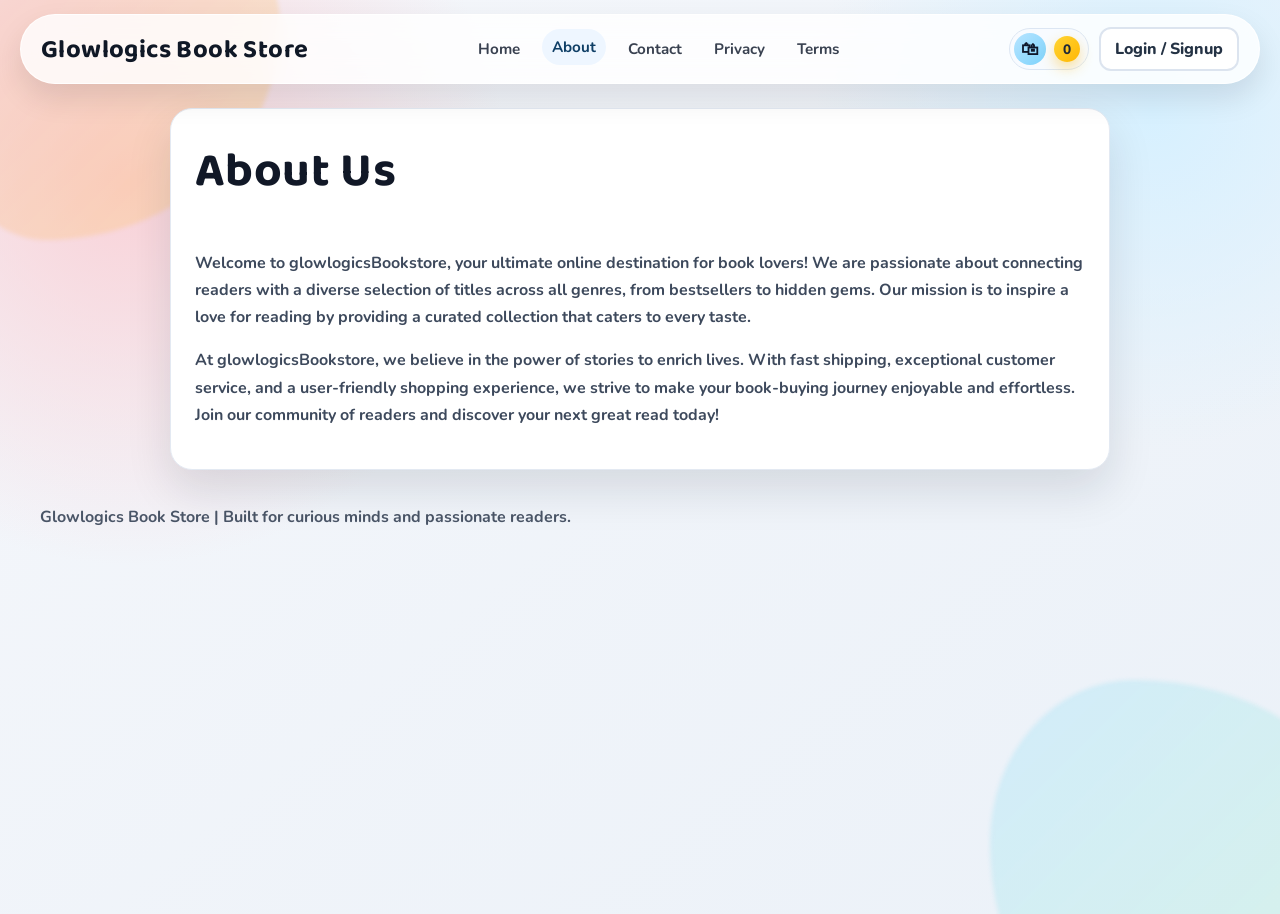
<file: target/classes/static/about.html>
<!DOCTYPE html>
<html lang="en">
<head>
    <meta charset="UTF-8">
    <meta name="viewport" content="width=device-width, initial-scale=1.0">
    <title>Glowlogics Book Store | About Us</title>
    <link rel="icon" type="image/png" href="images/logo.png">
    <link rel="preconnect" href="https://fonts.googleapis.com">
    <link rel="preconnect" href="https://fonts.gstatic.com" crossorigin>
    <link href="https://fonts.googleapis.com/css2?family=Baloo+2:wght@400;600;700;800&family=Nunito:wght@400;600;700;800&display=swap" rel="stylesheet">
    <link rel="stylesheet" href="css/styles.css">
</head>
<body>
<header class="site-header">
    <a class="logo" href="index.html">Glowlogics Book Store</a>
    <nav class="nav-links">
        <a href="index.html">Home</a>
        <a href="about.html">About</a>
        <a href="contact.html">Contact</a>
        <a href="privacy-policy.html">Privacy</a>
        <a href="terms-and-conditions.html">Terms</a>
    </nav>
    <div class="header-actions">
        <a class="nav-cart" href="cart.html" aria-label="Bag">
            <span class="nav-cart-icon" aria-hidden="true">&#128717;</span>
            <span class="cart-badge" id="cartBadge">0</span>
        </a>
        <a id="authCta" class="btn-outline" href="auth.html">Login / Signup</a>
        <button id="logoutBtn" class="btn-ghost hidden" type="button">Logout</button>
    </div>
</header>

<main class="content-page">
    <article class="content-card reveal">
        <h1>About Us</h1>
        <p>
            Welcome to glowlogicsBookstore, your ultimate online destination for book lovers!
            We are passionate about connecting readers with a diverse selection of titles across all genres,
            from bestsellers to hidden gems. Our mission is to inspire a love for reading by providing
            a curated collection that caters to every taste.
        </p>
        <p>
            At glowlogicsBookstore, we believe in the power of stories to enrich lives.
            With fast shipping, exceptional customer service, and a user-friendly shopping experience,
            we strive to make your book-buying journey enjoyable and effortless.
            Join our community of readers and discover your next great read today!
        </p>
    </article>
</main>

<footer class="footer">
    Glowlogics Book Store | Built for curious minds and passionate readers.
</footer>

<script src="js/common.js"></script>
</body>
</html>
</file>
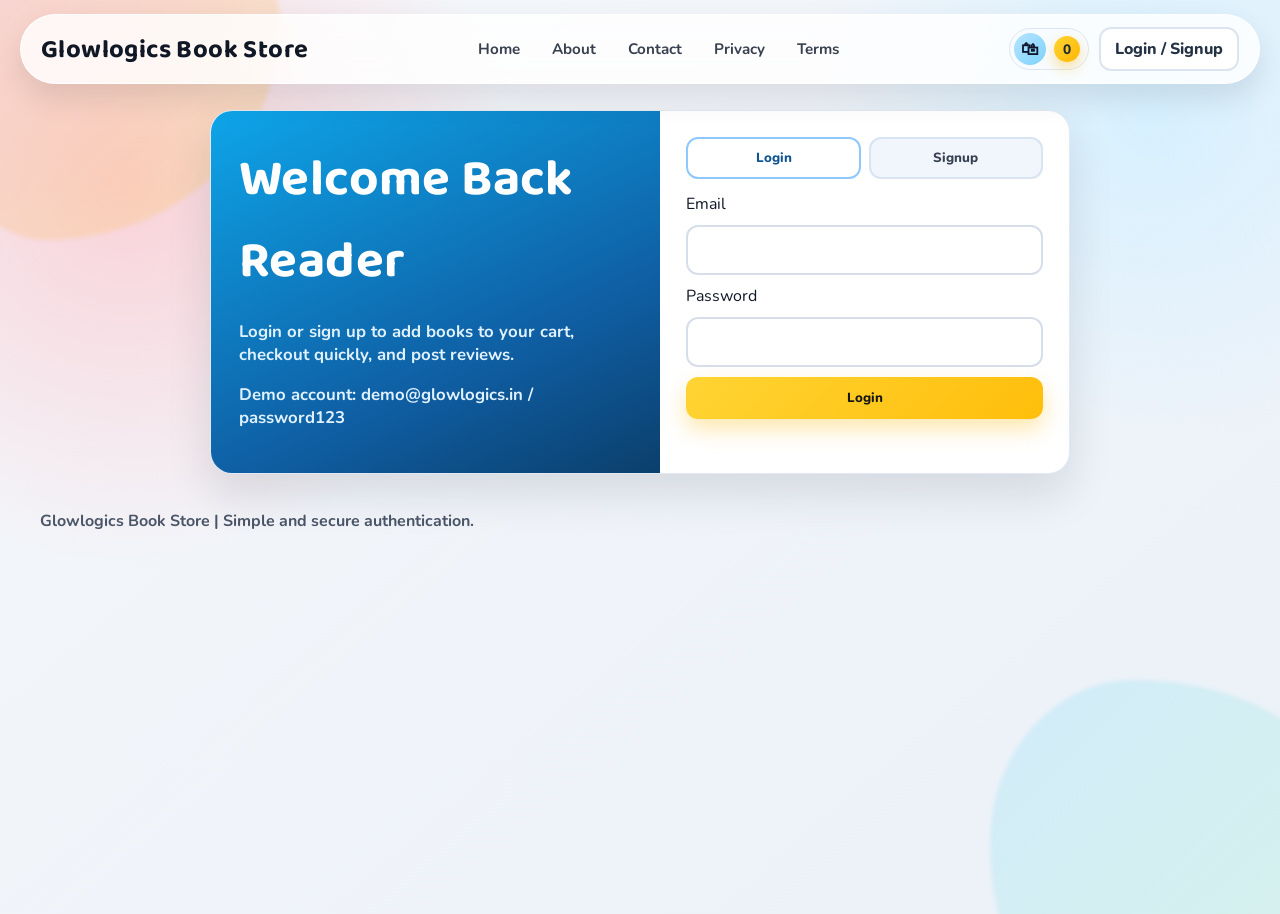
<file: target/classes/static/auth.html>
<!DOCTYPE html>
<html lang="en">
<head>
    <meta charset="UTF-8">
    <meta name="viewport" content="width=device-width, initial-scale=1.0">
    <title>Glowlogics Book Store | Login and Signup</title>
    <link rel="icon" type="image/png" href="images/logo.png">
    <link rel="preconnect" href="https://fonts.googleapis.com">
    <link rel="preconnect" href="https://fonts.gstatic.com" crossorigin>
    <link href="https://fonts.googleapis.com/css2?family=Baloo+2:wght@400;600;700;800&family=Nunito:wght@400;600;700;800&display=swap" rel="stylesheet">
    <link rel="stylesheet" href="css/styles.css">
</head>
<body>
<header class="site-header">
    <a class="logo" href="index.html">Glowlogics Book Store</a>
    <nav class="nav-links">
        <a href="index.html">Home</a>
        <a href="about.html">About</a>
        <a href="contact.html">Contact</a>
        <a href="privacy-policy.html">Privacy</a>
        <a href="terms-and-conditions.html">Terms</a>
    </nav>
    <div class="header-actions">
        <a class="nav-cart" href="cart.html" aria-label="Bag">
            <span class="nav-cart-icon" aria-hidden="true">&#128717;</span>
            <span class="cart-badge" id="cartBadge">0</span>
        </a>
        <a id="authCta" class="btn-outline" href="auth.html">Login / Signup</a>
        <button id="logoutBtn" class="btn-ghost hidden" type="button">Logout</button>
    </div>
</header>

<main class="auth-shell">
    <section class="auth-card reveal">
        <aside class="auth-visual">
            <h1>Welcome Back Reader</h1>
            <p>Login or sign up to add books to your cart, checkout quickly, and post reviews.</p>
            <p>Demo account: demo@glowlogics.in / password123</p>
        </aside>

        <article class="auth-form-wrap">
            <div class="tab-row">
                <button class="tab-btn active" type="button" data-tab="login">Login</button>
                <button class="tab-btn" type="button" data-tab="signup">Signup</button>
            </div>

            <form id="loginForm" class="auth-form active">
                <label for="loginEmail">Email</label>
                <input id="loginEmail" type="email" required>

                <label for="loginPassword">Password</label>
                <input id="loginPassword" type="password" required minlength="6">

                <button class="btn" type="submit">Login</button>
            </form>

            <form id="signupForm" class="auth-form">
                <label for="signupUsername">Username</label>
                <input id="signupUsername" type="text" required minlength="2" maxlength="30">

                <label for="signupEmail">Email</label>
                <input id="signupEmail" type="email" required>

                <label for="signupPassword">Password</label>
                <input id="signupPassword" type="password" required minlength="6">

                <button class="btn" type="submit">Create Account</button>
            </form>
        </article>
    </section>
</main>

<footer class="footer">
    Glowlogics Book Store | Simple and secure authentication.
</footer>

<script src="js/common.js"></script>
<script src="js/auth.js"></script>
</body>
</html>
</file>
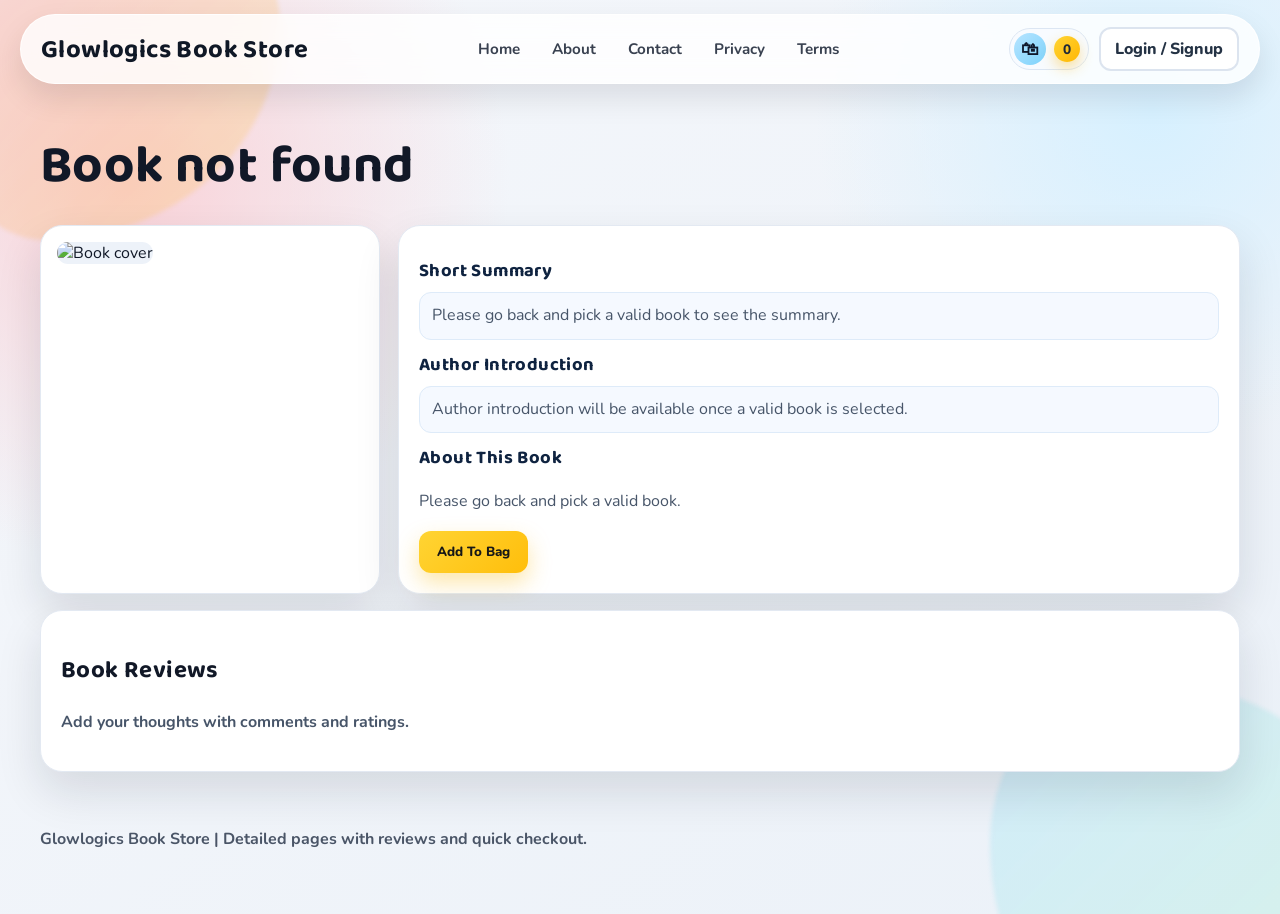
<file: target/classes/static/book-details.html>
<!DOCTYPE html>
<html lang="en">
<head>
    <meta charset="UTF-8">
    <meta name="viewport" content="width=device-width, initial-scale=1.0">
    <title>Glowlogics Book Store | Book Details</title>
    <link rel="icon" type="image/png" href="images/logo.png">
    <link rel="preconnect" href="https://fonts.googleapis.com">
    <link rel="preconnect" href="https://fonts.gstatic.com" crossorigin>
    <link href="https://fonts.googleapis.com/css2?family=Baloo+2:wght@400;600;700;800&family=Nunito:wght@400;600;700;800&display=swap" rel="stylesheet">
    <link rel="stylesheet" href="css/styles.css">
</head>
<body>
<header class="site-header">
    <a class="logo" href="index.html">Glowlogics Book Store</a>
    <nav class="nav-links">
        <a href="index.html">Home</a>
        <a href="about.html">About</a>
        <a href="contact.html">Contact</a>
        <a href="privacy-policy.html">Privacy</a>
        <a href="terms-and-conditions.html">Terms</a>
    </nav>
    <div class="header-actions">
        <a class="nav-cart" href="cart.html" aria-label="Bag">
            <span class="nav-cart-icon" aria-hidden="true">&#128717;</span>
            <span class="cart-badge" id="cartBadge">0</span>
        </a>
        <a id="authCta" class="btn-outline" href="auth.html">Login / Signup</a>
        <button id="logoutBtn" class="btn-ghost hidden" type="button">Logout</button>
    </div>
</header>

<main>
    <h1 id="bookTitle" class="page-title reveal">Book Details</h1>

    <section class="book-details-layout reveal" id="bookDetailsLayout">
        <div class="book-details-card">
            <img id="bookImage" alt="Book cover">
        </div>

        <article class="panel">
            <p id="bookAuthor" class="subtext"></p>
            <div class="price-row" id="bookPriceRow"></div>
            <h3 class="detail-heading">Short Summary</h3>
            <p id="bookSummary" class="detail-highlight"></p>
            <h3 class="detail-heading">Author Introduction</h3>
            <p id="authorIntroduction" class="detail-highlight"></p>
            <h3 class="detail-heading">About This Book</h3>
            <p id="bookDescription"></p>
            <button id="addToCartButton" class="btn" type="button">Add To Bag</button>
        </article>
    </section>

    <section class="panel reveal" style="margin-top:16px;">
        <h2>Book Reviews</h2>
        <p class="subtext">Add your thoughts with comments and ratings.</p>

        <div id="reviewsList" class="review-list"></div>

        <form id="reviewForm" class="auth-form active" style="margin-top: 10px;">
            <label for="rating">Rating</label>
            <select id="rating" required>
                <option value="5">5 - Excellent</option>
                <option value="4">4 - Very Good</option>
                <option value="3">3 - Good</option>
                <option value="2">2 - Fair</option>
                <option value="1">1 - Poor</option>
            </select>

            <label for="comment">Comment</label>
            <textarea id="comment" rows="4" placeholder="Share your review..." required></textarea>
            <button class="btn" type="submit">Submit Review</button>
        </form>
    </section>
</main>

<footer class="footer">
    Glowlogics Book Store | Detailed pages with reviews and quick checkout.
</footer>

<script src="js/common.js"></script>
<script src="js/book.js"></script>
</body>
</html>
</file>
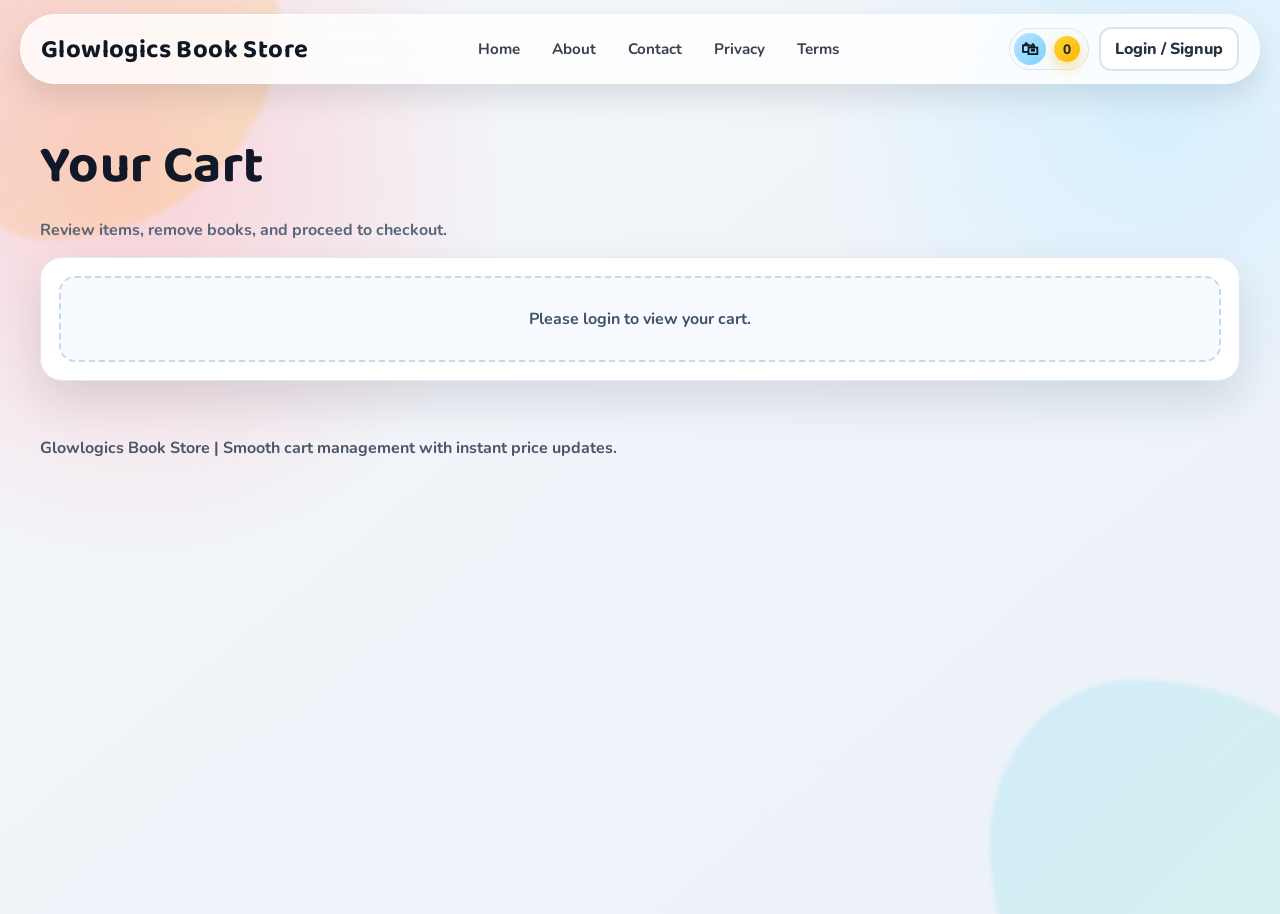
<file: target/classes/static/cart.html>
<!DOCTYPE html>
<html lang="en">
<head>
    <meta charset="UTF-8">
    <meta name="viewport" content="width=device-width, initial-scale=1.0">
    <title>Glowlogics Book Store | Cart</title>
    <link rel="icon" type="image/png" href="images/logo.png">
    <link rel="preconnect" href="https://fonts.googleapis.com">
    <link rel="preconnect" href="https://fonts.gstatic.com" crossorigin>
    <link href="https://fonts.googleapis.com/css2?family=Baloo+2:wght@400;600;700;800&family=Nunito:wght@400;600;700;800&display=swap" rel="stylesheet">
    <link rel="stylesheet" href="css/styles.css">
</head>
<body>
<header class="site-header">
    <a class="logo" href="index.html">Glowlogics Book Store</a>
    <nav class="nav-links">
        <a href="index.html">Home</a>
        <a href="about.html">About</a>
        <a href="contact.html">Contact</a>
        <a href="privacy-policy.html">Privacy</a>
        <a href="terms-and-conditions.html">Terms</a>
    </nav>
    <div class="header-actions">
        <a class="nav-cart" href="cart.html" aria-label="Bag">
            <span class="nav-cart-icon" aria-hidden="true">&#128717;</span>
            <span class="cart-badge" id="cartBadge">0</span>
        </a>
        <a id="authCta" class="btn-outline" href="auth.html">Login / Signup</a>
        <button id="logoutBtn" class="btn-ghost hidden" type="button">Logout</button>
    </div>
</header>

<main>
    <h1 class="page-title reveal">Your Cart</h1>
    <p class="subtext reveal">Review items, remove books, and proceed to checkout.</p>

    <section class="cart-layout reveal">
        <div id="cartAuthMessage" class="empty-state hidden"></div>

        <div class="cart-grid" id="cartGrid">
            <div>
                <h2>Added Books</h2>
                <div id="cartItemsList"></div>
            </div>

            <aside class="panel">
                <h2>Order Summary</h2>
                <div id="cartSummary" class="summary-list"></div>
                <a id="checkoutButton" class="btn" href="checkout.html">Proceed To Checkout</a>
            </aside>
        </div>
    </section>
</main>

<footer class="footer">
    Glowlogics Book Store | Smooth cart management with instant price updates.
</footer>

<script src="js/common.js"></script>
<script src="js/cart.js"></script>
</body>
</html>
</file>
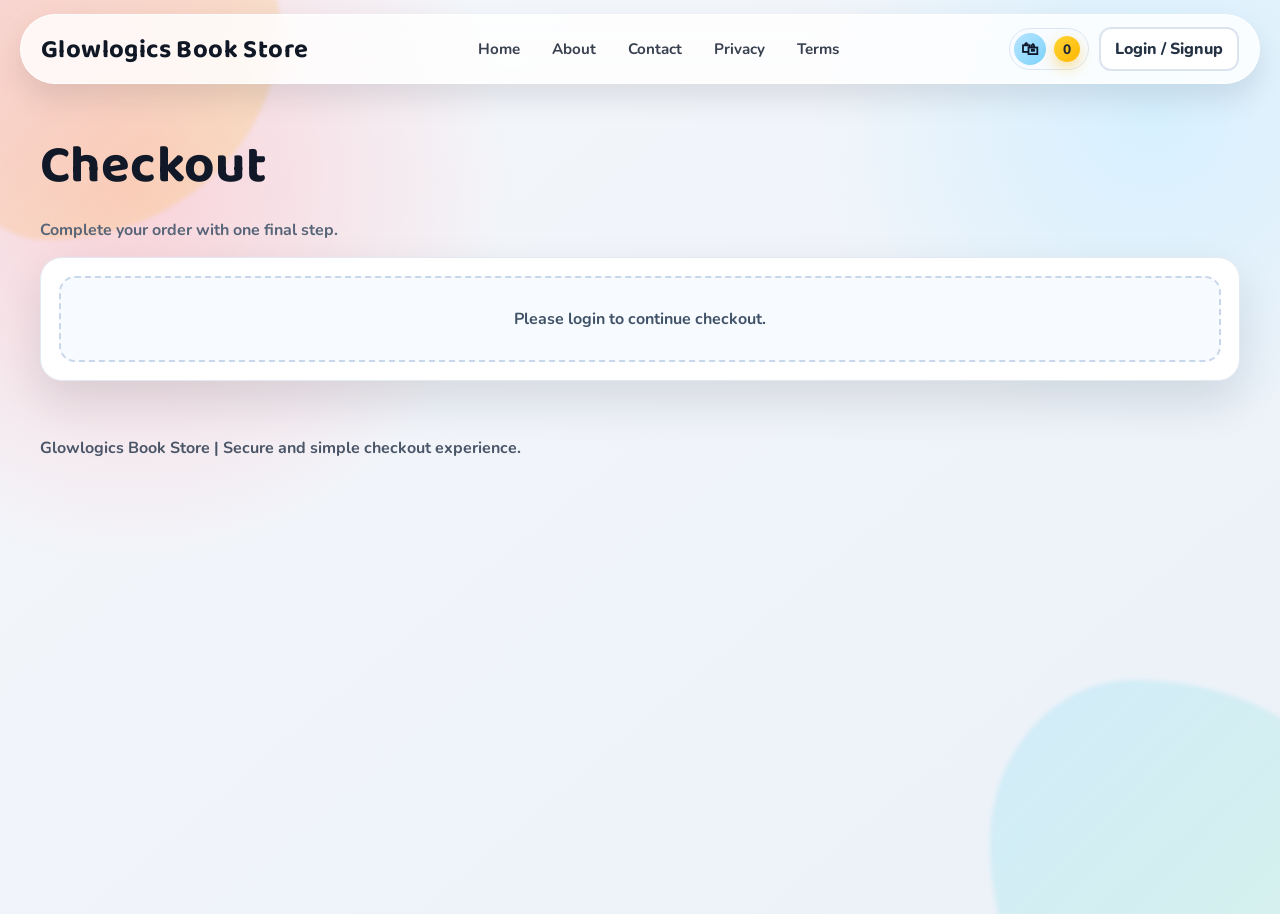
<file: target/classes/static/checkout.html>
<!DOCTYPE html>
<html lang="en">
<head>
    <meta charset="UTF-8">
    <meta name="viewport" content="width=device-width, initial-scale=1.0">
    <title>Glowlogics Book Store | Checkout</title>
    <link rel="icon" type="image/png" href="images/logo.png">
    <link rel="preconnect" href="https://fonts.googleapis.com">
    <link rel="preconnect" href="https://fonts.gstatic.com" crossorigin>
    <link href="https://fonts.googleapis.com/css2?family=Baloo+2:wght@400;600;700;800&family=Nunito:wght@400;600;700;800&display=swap" rel="stylesheet">
    <link rel="stylesheet" href="css/styles.css">
</head>
<body>
<header class="site-header">
    <a class="logo" href="index.html">Glowlogics Book Store</a>
    <nav class="nav-links">
        <a href="index.html">Home</a>
        <a href="about.html">About</a>
        <a href="contact.html">Contact</a>
        <a href="privacy-policy.html">Privacy</a>
        <a href="terms-and-conditions.html">Terms</a>
    </nav>
    <div class="header-actions">
        <a class="nav-cart" href="cart.html" aria-label="Bag">
            <span class="nav-cart-icon" aria-hidden="true">&#128717;</span>
            <span class="cart-badge" id="cartBadge">0</span>
        </a>
        <a id="authCta" class="btn-outline" href="auth.html">Login / Signup</a>
        <button id="logoutBtn" class="btn-ghost hidden" type="button">Logout</button>
    </div>
</header>

<main>
    <h1 class="page-title reveal">Checkout</h1>
    <p class="subtext reveal">Complete your order with one final step.</p>

    <section class="checkout-layout reveal">
        <div id="checkoutAuthMessage" class="empty-state hidden"></div>

        <div class="checkout-grid" id="checkoutGrid">
            <article class="panel">
                <h2>Order Items</h2>
                <div id="checkoutItemsList"></div>
            </article>

            <aside class="panel">
                <h2>Customer Details</h2>
                <form id="checkoutForm" class="auth-form active">
                    <label for="fullName">Full Name</label>
                    <input id="fullName" name="fullName" type="text" required minlength="2">

                    <label for="email">Email Address</label>
                    <input id="email" name="email" type="email" required>

                    <label for="address">Shipping Address</label>
                    <textarea id="address" name="address" rows="3" required></textarea>

                    <button class="btn" type="submit" id="placeOrderButton">Place Order</button>
                </form>

                <div id="checkoutConfirmation" class="empty-state hidden"></div>
            </aside>
        </div>
    </section>
</main>

<footer class="footer">
    Glowlogics Book Store | Secure and simple checkout experience.
</footer>

<script src="js/common.js"></script>
<script src="js/checkout.js"></script>
</body>
</html>
</file>
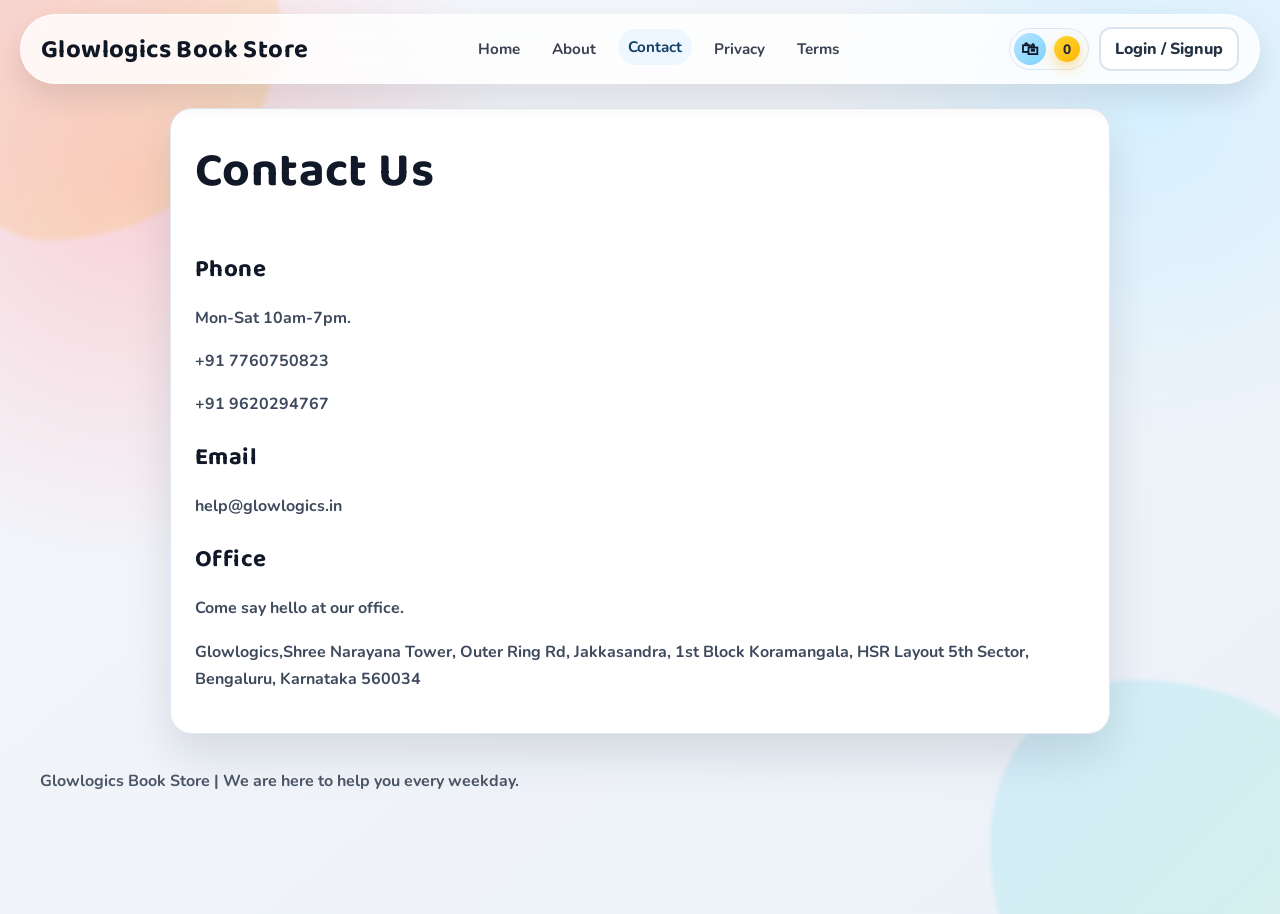
<file: target/classes/static/contact.html>
<!DOCTYPE html>
<html lang="en">
<head>
    <meta charset="UTF-8">
    <meta name="viewport" content="width=device-width, initial-scale=1.0">
    <title>Glowlogics Book Store | Contact Us</title>
    <link rel="icon" type="image/png" href="images/logo.png">
    <link rel="preconnect" href="https://fonts.googleapis.com">
    <link rel="preconnect" href="https://fonts.gstatic.com" crossorigin>
    <link href="https://fonts.googleapis.com/css2?family=Baloo+2:wght@400;600;700;800&family=Nunito:wght@400;600;700;800&display=swap" rel="stylesheet">
    <link rel="stylesheet" href="css/styles.css">
</head>
<body>
<header class="site-header">
    <a class="logo" href="index.html">Glowlogics Book Store</a>
    <nav class="nav-links">
        <a href="index.html">Home</a>
        <a href="about.html">About</a>
        <a href="contact.html">Contact</a>
        <a href="privacy-policy.html">Privacy</a>
        <a href="terms-and-conditions.html">Terms</a>
    </nav>
    <div class="header-actions">
        <a class="nav-cart" href="cart.html" aria-label="Bag">
            <span class="nav-cart-icon" aria-hidden="true">&#128717;</span>
            <span class="cart-badge" id="cartBadge">0</span>
        </a>
        <a id="authCta" class="btn-outline" href="auth.html">Login / Signup</a>
        <button id="logoutBtn" class="btn-ghost hidden" type="button">Logout</button>
    </div>
</header>

<main class="content-page">
    <article class="content-card reveal">
        <h1>Contact Us</h1>

        <h2>Phone</h2>
        <p>Mon-Sat 10am-7pm.</p>
        <p>+91 7760750823</p>
        <p>+91 9620294767</p>

        <h2>Email</h2>
        <p>help@glowlogics.in</p>

        <h2>Office</h2>
        <p>Come say hello at our office.</p>
        <p>
            Glowlogics,Shree Narayana Tower, Outer Ring Rd, Jakkasandra,
            1st Block Koramangala, HSR Layout 5th Sector,
            Bengaluru, Karnataka 560034
        </p>
    </article>
</main>

<footer class="footer">
    Glowlogics Book Store | We are here to help you every weekday.
</footer>

<script src="js/common.js"></script>
</body>
</html>
</file>
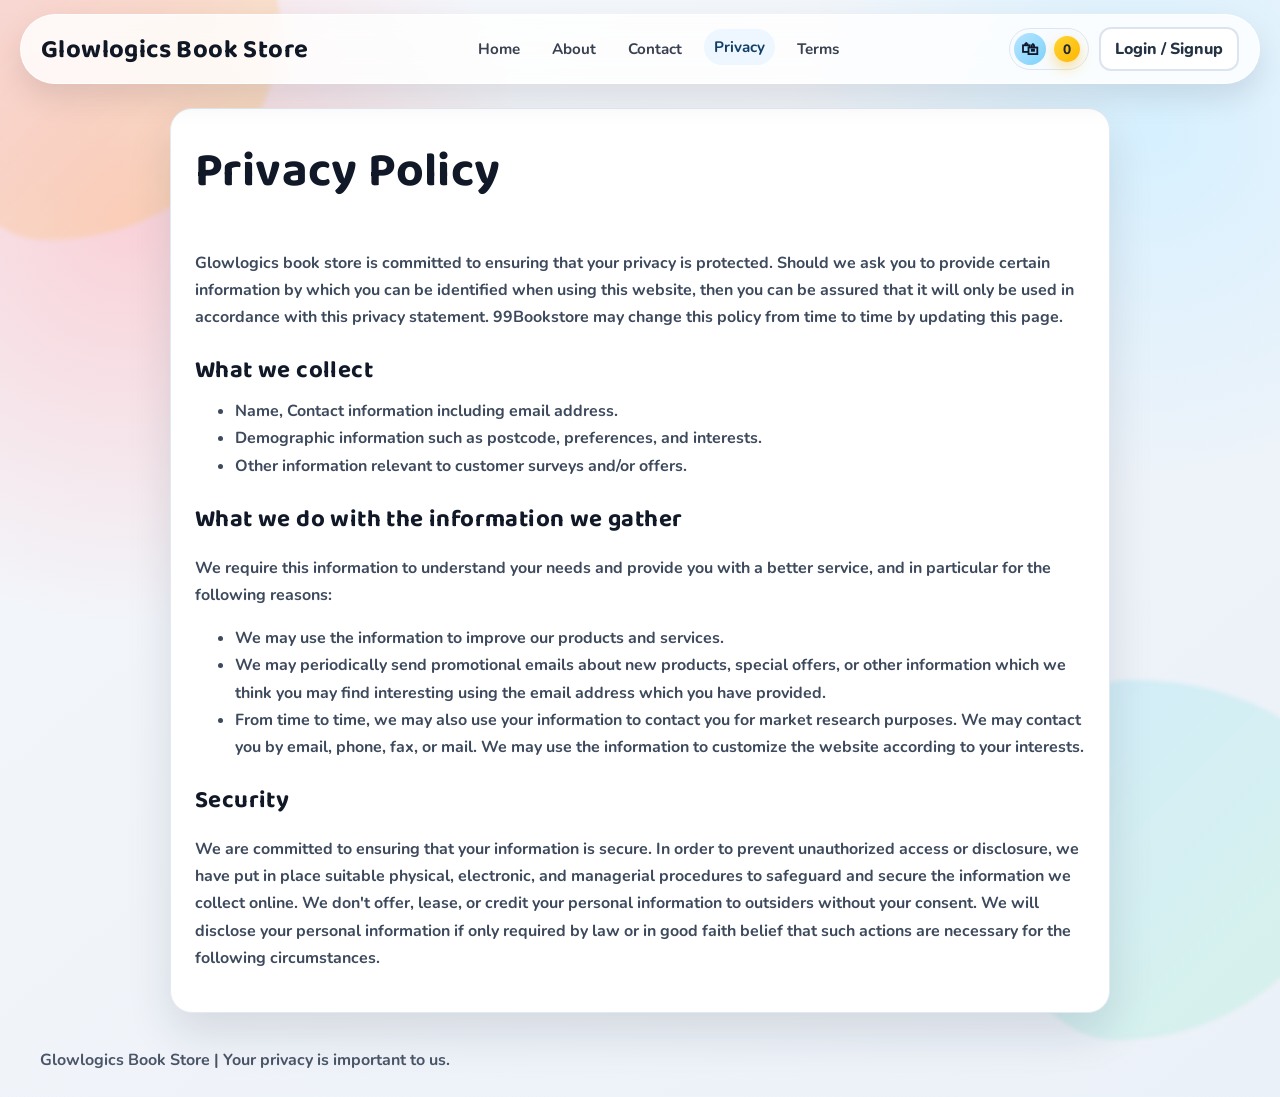
<file: target/classes/static/privacy-policy.html>
<!DOCTYPE html>
<html lang="en">
<head>
    <meta charset="UTF-8">
    <meta name="viewport" content="width=device-width, initial-scale=1.0">
    <title>Glowlogics Book Store | Privacy Policy</title>
    <link rel="icon" type="image/png" href="images/logo.png">
    <link rel="preconnect" href="https://fonts.googleapis.com">
    <link rel="preconnect" href="https://fonts.gstatic.com" crossorigin>
    <link href="https://fonts.googleapis.com/css2?family=Baloo+2:wght@400;600;700;800&family=Nunito:wght@400;600;700;800&display=swap" rel="stylesheet">
    <link rel="stylesheet" href="css/styles.css">
</head>
<body>
<header class="site-header">
    <a class="logo" href="index.html">Glowlogics Book Store</a>
    <nav class="nav-links">
        <a href="index.html">Home</a>
        <a href="about.html">About</a>
        <a href="contact.html">Contact</a>
        <a href="privacy-policy.html">Privacy</a>
        <a href="terms-and-conditions.html">Terms</a>
    </nav>
    <div class="header-actions">
        <a class="nav-cart" href="cart.html" aria-label="Bag">
            <span class="nav-cart-icon" aria-hidden="true">&#128717;</span>
            <span class="cart-badge" id="cartBadge">0</span>
        </a>
        <a id="authCta" class="btn-outline" href="auth.html">Login / Signup</a>
        <button id="logoutBtn" class="btn-ghost hidden" type="button">Logout</button>
    </div>
</header>

<main class="content-page">
    <article class="content-card reveal">
        <h1>Privacy Policy</h1>
        <p>
            Glowlogics book store is committed to ensuring that your privacy is protected.
            Should we ask you to provide certain information by which you can be identified when using this website,
            then you can be assured that it will only be used in accordance with this privacy statement.
            99Bookstore may change this policy from time to time by updating this page.
        </p>

        <h2>What we collect</h2>
        <ul>
            <li>Name, Contact information including email address.</li>
            <li>Demographic information such as postcode, preferences, and interests.</li>
            <li>Other information relevant to customer surveys and/or offers.</li>
        </ul>

        <h2>What we do with the information we gather</h2>
        <p>
            We require this information to understand your needs and provide you with a better service,
            and in particular for the following reasons:
        </p>
        <ul>
            <li>We may use the information to improve our products and services.</li>
            <li>
                We may periodically send promotional emails about new products, special offers,
                or other information which we think you may find interesting using the email address
                which you have provided.
            </li>
            <li>
                From time to time, we may also use your information to contact you for market research purposes.
                We may contact you by email, phone, fax, or mail.
                We may use the information to customize the website according to your interests.
            </li>
        </ul>

        <h2>Security</h2>
        <p>
            We are committed to ensuring that your information is secure.
            In order to prevent unauthorized access or disclosure,
            we have put in place suitable physical, electronic, and managerial procedures to safeguard and secure
            the information we collect online.
            We don't offer, lease, or credit your personal information to outsiders without your consent.
            We will disclose your personal information if only required by law or in good faith belief
            that such actions are necessary for the following circumstances.
        </p>
    </article>
</main>

<footer class="footer">
    Glowlogics Book Store | Your privacy is important to us.
</footer>

<script src="js/common.js"></script>
</body>
</html>
</file>
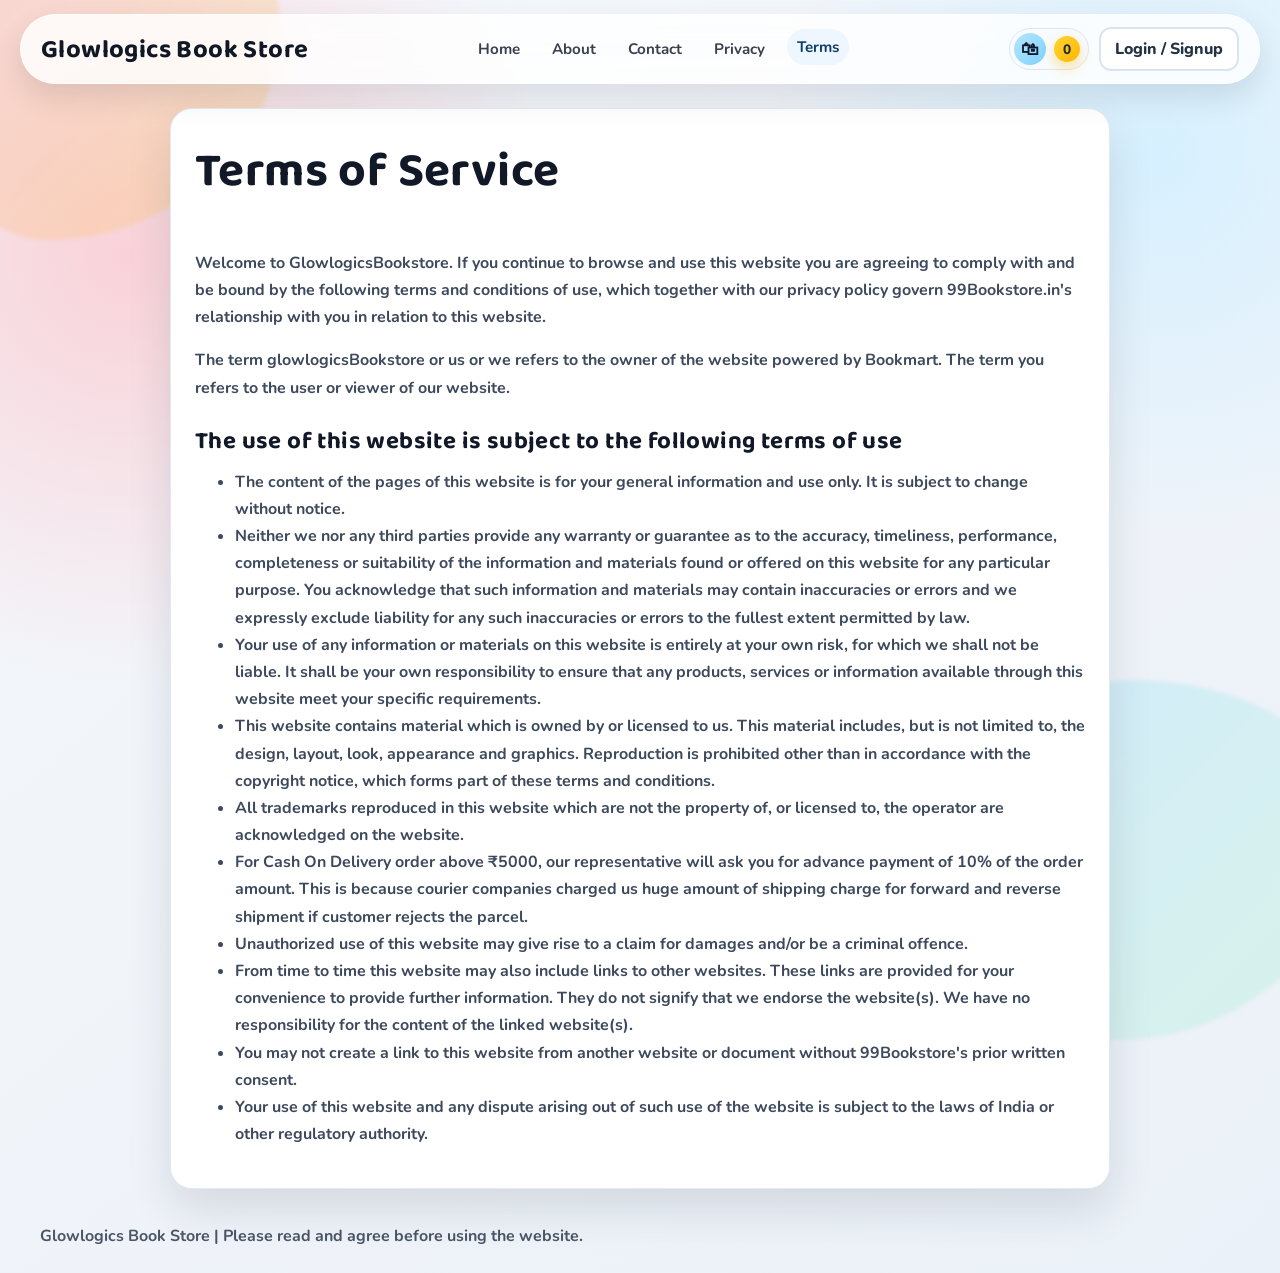
<file: target/classes/static/terms-and-conditions.html>
<!DOCTYPE html>
<html lang="en">
<head>
    <meta charset="UTF-8">
    <meta name="viewport" content="width=device-width, initial-scale=1.0">
    <title>Glowlogics Book Store | Terms and Conditions</title>
    <link rel="icon" type="image/png" href="images/logo.png">
    <link rel="preconnect" href="https://fonts.googleapis.com">
    <link rel="preconnect" href="https://fonts.gstatic.com" crossorigin>
    <link href="https://fonts.googleapis.com/css2?family=Baloo+2:wght@400;600;700;800&family=Nunito:wght@400;600;700;800&display=swap" rel="stylesheet">
    <link rel="stylesheet" href="css/styles.css">
</head>
<body>
<header class="site-header">
    <a class="logo" href="index.html">Glowlogics Book Store</a>
    <nav class="nav-links">
        <a href="index.html">Home</a>
        <a href="about.html">About</a>
        <a href="contact.html">Contact</a>
        <a href="privacy-policy.html">Privacy</a>
        <a href="terms-and-conditions.html">Terms</a>
    </nav>
    <div class="header-actions">
        <a class="nav-cart" href="cart.html" aria-label="Bag">
            <span class="nav-cart-icon" aria-hidden="true">&#128717;</span>
            <span class="cart-badge" id="cartBadge">0</span>
        </a>
        <a id="authCta" class="btn-outline" href="auth.html">Login / Signup</a>
        <button id="logoutBtn" class="btn-ghost hidden" type="button">Logout</button>
    </div>
</header>

<main class="content-page">
    <article class="content-card reveal">
        <h1>Terms of Service</h1>
        <p>
            Welcome to GlowlogicsBookstore. If you continue to browse and use this website you are agreeing
            to comply with and be bound by the following terms and conditions of use,
            which together with our privacy policy govern 99Bookstore.in's relationship with you in relation to this website.
        </p>
        <p>
            The term glowlogicsBookstore or us or we refers to the owner of the website powered by Bookmart.
            The term you refers to the user or viewer of our website.
        </p>

        <h2>The use of this website is subject to the following terms of use</h2>
        <ul>
            <li>
                The content of the pages of this website is for your general information and use only.
                It is subject to change without notice.
            </li>
            <li>
                Neither we nor any third parties provide any warranty or guarantee as to the accuracy,
                timeliness, performance, completeness or suitability of the information and materials found
                or offered on this website for any particular purpose. You acknowledge that such information
                and materials may contain inaccuracies or errors and we expressly exclude liability for
                any such inaccuracies or errors to the fullest extent permitted by law.
            </li>
            <li>
                Your use of any information or materials on this website is entirely at your own risk,
                for which we shall not be liable. It shall be your own responsibility to ensure that any
                products, services or information available through this website meet your specific requirements.
            </li>
            <li>
                This website contains material which is owned by or licensed to us.
                This material includes, but is not limited to, the design, layout, look, appearance and graphics.
                Reproduction is prohibited other than in accordance with the copyright notice,
                which forms part of these terms and conditions.
            </li>
            <li>
                All trademarks reproduced in this website which are not the property of, or licensed to,
                the operator are acknowledged on the website.
            </li>
            <li>
                For Cash On Delivery order above ₹5000, our representative will ask you for advance payment
                of 10% of the order amount. This is because courier companies charged us huge amount of shipping
                charge for forward and reverse shipment if customer rejects the parcel.
            </li>
            <li>
                Unauthorized use of this website may give rise to a claim for damages and/or be a criminal offence.
            </li>
            <li>
                From time to time this website may also include links to other websites.
                These links are provided for your convenience to provide further information.
                They do not signify that we endorse the website(s).
                We have no responsibility for the content of the linked website(s).
            </li>
            <li>
                You may not create a link to this website from another website or document without
                99Bookstore's prior written consent.
            </li>
            <li>
                Your use of this website and any dispute arising out of such use of the website is subject
                to the laws of India or other regulatory authority.
            </li>
        </ul>
    </article>
</main>

<footer class="footer">
    Glowlogics Book Store | Please read and agree before using the website.
</footer>

<script src="js/common.js"></script>
</body>
</html>
</file>
<file: target/classes/static/css/styles.css>
:root {
    --bg: #f2f4f8;
    --surface: #ffffff;
    --ink: #111827;
    --muted: #5b6472;
    --brand: #ef233c;
    --brand-dark: #cc0f2c;
    --accent: #0ea5e9;
    --accent-soft: #dff4ff;
    --success: #58c16e;
    --warning: #ffd433;
    --border: #e5e9f0;
    --shadow: 0 20px 45px rgba(15, 23, 42, 0.12);
    --radius-lg: 22px;
    --radius-md: 16px;
    --radius-sm: 12px;
    --cursor-northern: url("data:image/svg+xml,%3Csvg%20xmlns='http://www.w3.org/2000/svg'%20width='32'%20height='32'%20viewBox='0%200%2032%2032'%3E%3Cpath%20d='M5%203%20L24%2014%20L14%2017%20L19%2028%20L13%2030%20L9%2019%20L3%2023%20Z'%20fill='%23ffb467'%20stroke='%23c45a00'%20stroke-width='2'%20stroke-linejoin='round'/%3E%3Cpath%20d='M8%207%20L18%2013.5%20L12.8%2015.4%20L10.7%2011.1%20Z'%20fill='%23ffe094'/%3E%3C/svg%3E") 3 3;
}

* {
    box-sizing: border-box;
}

html,
body {
    margin: 0;
    padding: 0;
    scrollbar-width: none;
}

html::-webkit-scrollbar,
body::-webkit-scrollbar {
    width: 0;
    height: 0;
}

body {
    font-family: "Nunito", "Segoe UI", sans-serif;
    color: var(--ink);
    background:
        radial-gradient(circle at 10% 20%, #f9d2d8 0%, transparent 28%),
        radial-gradient(circle at 90% 12%, #d6f0ff 0%, transparent 24%),
        linear-gradient(140deg, #f5f7fb 0%, #ebf1f8 100%);
    min-height: 100vh;
    overflow-x: hidden;
    cursor: var(--cursor-northern), auto;
}

a,
button,
.btn,
.btn-outline,
.btn-ghost,
.chip,
.nav-cart,
.book-card,
.book-card * {
    cursor: var(--cursor-northern), pointer;
}

input,
textarea,
select {
    cursor: text;
}

body::before,
body::after {
    content: "";
    position: fixed;
    z-index: -2;
    width: 360px;
    height: 360px;
    border-radius: 40% 60% 65% 35% / 45% 40% 60% 55%;
    opacity: 0.22;
    filter: blur(2px);
    animation: blobMove 16s ease-in-out infinite;
}

body::before {
    top: -120px;
    left: -80px;
    background: linear-gradient(135deg, #ff7d89, #ffd433);
}

body::after {
    bottom: -140px;
    right: -70px;
    background: linear-gradient(135deg, #70d6ff, #91f4b8);
    animation-delay: 2s;
}

@keyframes blobMove {
    0%,
    100% {
        transform: translate(0, 0) rotate(0deg) scale(1);
    }
    50% {
        transform: translate(22px, -18px) rotate(10deg) scale(1.08);
    }
}

h1,
h2,
h3,
h4,
.logo,
.display-font {
    font-family: "Baloo 2", "Trebuchet MS", sans-serif;
    letter-spacing: 0.4px;
}

a {
    color: inherit;
    text-decoration: none;
}

main {
    max-width: 1240px;
    margin: 0 auto;
    padding: 20px;
}

.site-header {
    position: sticky;
    top: 0;
    z-index: 30;
    margin: 14px auto 0;
    width: min(1240px, calc(100% - 24px));
    background: rgba(255, 255, 255, 0.82);
    border: 1px solid rgba(255, 255, 255, 0.85);
    backdrop-filter: blur(12px);
    border-radius: 999px;
    display: flex;
    align-items: center;
    gap: 16px;
    justify-content: space-between;
    padding: 12px 20px;
    box-shadow: 0 14px 30px rgba(7, 12, 24, 0.1);
}

.mobile-nav-toggle {
    display: none;
    width: 40px;
    height: 40px;
    border-radius: 12px;
    border: 1px solid #d8e1ef;
    background: #f8fbff;
    color: #1f2a3b;
    font-size: 1.3rem;
    font-weight: 800;
    line-height: 1;
    padding: 0;
    place-items: center;
}

.mobile-nav-overlay {
    position: fixed;
    inset: 0;
    background: rgba(15, 23, 42, 0.45);
    backdrop-filter: blur(2px);
    opacity: 0;
    pointer-events: none;
    transition: opacity 0.28s ease;
    z-index: 40;
}

.mobile-nav-drawer {
    position: fixed;
    top: 0;
    left: 0;
    width: min(84vw, 320px);
    height: 100vh;
    background: linear-gradient(160deg, #ffffff, #f3f8ff);
    border-right: 1px solid #d8e4f4;
    box-shadow: 0 16px 40px rgba(15, 23, 42, 0.22);
    transform: translateX(-102%);
    transition: transform 0.28s ease;
    visibility: hidden;
    pointer-events: none;
    z-index: 50;
    display: grid;
    grid-template-rows: auto 1fr;
}

.mobile-nav-head {
    display: flex;
    align-items: center;
    justify-content: space-between;
    gap: 8px;
    padding: 16px 16px 10px;
    border-bottom: 1px solid #e4ebf6;
}

.mobile-nav-head p {
    margin: 0;
    font-size: 1.25rem;
    font-weight: 800;
    color: #14243a;
}

.mobile-nav-close {
    width: 36px;
    height: 36px;
    border-radius: 10px;
    border: 1px solid #d8e1ef;
    background: #ffffff;
    color: #243346;
    font-size: 1.35rem;
    font-weight: 700;
    line-height: 1;
    padding: 0;
}

.mobile-nav-links {
    display: grid;
    gap: 8px;
    align-content: start;
    padding: 12px 12px 20px;
    overflow-y: auto;
}

.mobile-nav-links a {
    border-radius: 12px;
    padding: 10px 12px;
    font-weight: 800;
    color: #2a3c52;
    border: 1px solid transparent;
}

.mobile-nav-links a:hover,
.mobile-nav-links a.active {
    color: #0f3f66;
    background: #e9f5ff;
    border-color: #cfe5ff;
}

body.mobile-nav-open {
    overflow: hidden;
}

body.mobile-nav-open .mobile-nav-overlay {
    opacity: 1;
    pointer-events: auto;
}

body.mobile-nav-open .mobile-nav-drawer {
    transform: translateX(0);
    visibility: visible;
    pointer-events: auto;
}

.logo {
    font-size: clamp(1.1rem, 2vw, 1.6rem);
    font-weight: 700;
    color: #101826;
}

.nav-links {
    display: flex;
    flex-wrap: wrap;
    justify-content: center;
    gap: 12px;
}

.nav-links a {
    font-weight: 700;
    color: #394150;
    font-size: 0.95rem;
    padding: 8px 10px;
    border-radius: 999px;
    transition: transform 0.25s ease, color 0.25s ease, background-color 0.25s ease;
}

.nav-links a:hover,
.nav-links a.active {
    background: #eef6ff;
    color: #0f3f66;
    transform: translateY(-2px);
}

.header-actions {
    display: flex;
    align-items: center;
    gap: 10px;
}

.nav-cart {
    display: inline-flex;
    align-items: center;
    gap: 8px;
    font-weight: 700;
    color: #1f2937;
    border: 1px solid #dce6f3;
    background: #f8fbff;
    border-radius: 999px;
    padding: 4px 8px 4px 4px;
    transition: transform 0.24s ease, box-shadow 0.24s ease;
}

.nav-cart:hover {
    transform: translateY(-2px);
    box-shadow: 0 8px 16px rgba(15, 40, 64, 0.14);
}

.nav-cart-icon {
    width: 32px;
    height: 32px;
    border-radius: 50%;
    display: inline-grid;
    place-items: center;
    font-size: 1.1rem;
    color: #0f172a;
    background: linear-gradient(135deg, #b7e4ff, #7dd3fc);
}

.cart-badge {
    min-width: 26px;
    height: 26px;
    border-radius: 999px;
    display: inline-grid;
    place-items: center;
    background: linear-gradient(135deg, #ffd433, #ffb703);
    color: #1f2937;
    font-size: 0.85rem;
    font-weight: 800;
    box-shadow: 0 6px 14px rgba(251, 191, 36, 0.45);
}

.btn,
.btn-outline,
.btn-ghost,
button {
    border: 0;
    border-radius: 12px;
    font-family: inherit;
    font-weight: 800;
    cursor: pointer;
    transition: transform 0.25s ease, box-shadow 0.25s ease, opacity 0.25s ease;
}

.btn,
button.primary {
    background: linear-gradient(135deg, #ffd433, #ffbe0b);
    color: #171717;
    padding: 12px 18px;
    box-shadow: 0 10px 22px rgba(251, 191, 36, 0.38);
}

.btn:hover,
button.primary:hover {
    transform: translateY(-2px);
    box-shadow: 0 14px 24px rgba(251, 191, 36, 0.48);
}

.btn-outline {
    border: 2px solid #dce4ef;
    color: #243244;
    background: #ffffff;
    padding: 9px 14px;
}

.btn-outline:hover {
    transform: translateY(-2px);
    border-color: #b8c6d9;
}

.btn-ghost {
    padding: 8px 12px;
    background: transparent;
    color: #3e4b5b;
}

.btn-ghost:hover {
    background: #eef2f9;
}

.hidden {
    display: none !important;
}

.hero {
    margin-top: 24px;
    border-radius: var(--radius-lg);
    background: linear-gradient(140deg, #e7f0fb 0%, #d9e8fa 45%, #e4f8ff 100%);
    border: 1px solid #d6e4f7;
    box-shadow: var(--shadow);
    overflow: hidden;
}

.hero-grid {
    display: grid;
    grid-template-columns: 1.2fr 1fr;
    gap: 20px;
    align-items: stretch;
    padding: clamp(24px, 4vw, 50px);
}

.eyebrow {
    font-weight: 800;
    font-size: 0.92rem;
    letter-spacing: 1px;
    text-transform: uppercase;
    color: #155179;
    margin: 0;
}

.hero h1 {
    margin: 6px 0;
    line-height: 0.95;
    font-size: clamp(2.5rem, 7vw, 5rem);
    color: #111827;
}

.hero-subtitle {
    margin: 8px 0 18px;
    font-size: clamp(1rem, 2.4vw, 1.5rem);
    color: #3b4a61;
}

.hero-left .search-wrap {
    margin-top: 14px;
    display: grid;
    grid-template-columns: minmax(0, 1fr);
    gap: 10px;
}

input,
textarea,
select {
    width: 100%;
    border: 2px solid #d6deea;
    border-radius: 12px;
    padding: 12px 14px;
    font-size: 1rem;
    font-family: inherit;
    background: #ffffff;
    color: #1f2937;
    transition: border-color 0.25s ease, box-shadow 0.25s ease;
}

input:focus,
textarea:focus,
select:focus {
    outline: none;
    border-color: #91c5ff;
    box-shadow: 0 0 0 4px rgba(80, 157, 239, 0.18);
}

.chip-group {
    display: flex;
    flex-wrap: wrap;
    gap: 10px;
    margin-top: 14px;
}

.chip {
    border: 1px solid #b8cde8;
    background: #f7fbff;
    padding: 8px 12px;
    border-radius: 999px;
    font-weight: 700;
    color: #244665;
    cursor: pointer;
    transition: 0.24s ease;
}

.chip:hover {
    transform: translateY(-2px);
}

.chip.active {
    border-color: transparent;
    background: linear-gradient(135deg, #0ea5e9, #0284c7);
    color: #fff;
    box-shadow: 0 10px 20px rgba(14, 165, 233, 0.35);
}

.discover-layout {
    margin-top: 30px;
    display: grid;
    grid-template-columns: minmax(280px, 340px) minmax(0, 1fr);
    grid-template-rows: repeat(2, minmax(0, 1fr));
    grid-template-areas:
        "category books"
        "gif books";
    gap: 18px;
    align-items: stretch;
}

.category-panel,
.books-panel {
    border-radius: var(--radius-lg);
    background: #fff;
    border: 1px solid #dce6f3;
    box-shadow: var(--shadow);
    padding: 18px;
}

.category-panel {
    grid-area: category;
    height: 100%;
}

.books-panel {
    grid-area: books;
    height: 100%;
}

.category-panel-head {
    display: flex;
    align-items: center;
    justify-content: space-between;
    gap: 10px;
    margin-bottom: 12px;
}

.category-panel-head h2 {
    margin: 0;
    font-size: clamp(1.5rem, 2.5vw, 2rem);
}

.arrow-controls {
    display: inline-flex;
    align-items: center;
    gap: 8px;
}

.arrow-btn {
    width: 38px;
    height: 38px;
    border-radius: 50%;
    border: 1px solid #c9d8eb;
    background: #f4f9ff;
    color: #1e293b;
    font-size: 1rem;
    font-weight: 800;
    padding: 0;
    display: inline-grid;
    place-items: center;
}

.arrow-btn:hover {
    transform: translateY(-2px);
    box-shadow: 0 8px 16px rgba(12, 35, 58, 0.16);
}

.arrow-btn:disabled {
    opacity: 0.45;
    cursor: not-allowed;
    transform: none;
    box-shadow: none;
}

.category-rail {
    --category-visible-count: 3;
    display: flex;
    gap: 19px;
    width: 100%;
    min-width: 0;
    overflow-x: auto;
    scroll-behavior: smooth;
    /* scroll-snap-type: x proximity; */
    scrollbar-width: none;
    padding-bottom: 10px;
}

.category-rail::-webkit-scrollbar,
.books-carousel::-webkit-scrollbar {
    width: 0;
    height: 0;
}

.category-chip {
    flex: 0 0 calc((100% - ((var(--category-visible-count) - 1) * 10px)) / var(--category-visible-count));
    min-width: 0;
    border-color: transparent;
    background: var(--category-soft);
    color: #1f334a;
    font-size: 0.95rem;
    padding: 9px 14px;
    text-align: center;
    white-space: nowrap;
    overflow: hidden;
    text-overflow: ellipsis;
    scroll-snap-align: start;
    box-shadow: inset 0 0 0 1px rgba(15, 23, 42, 0.08);
}

.category-chip:hover {
    box-shadow: inset 0 0 0 1px rgba(15, 23, 42, 0.12), 0 8px 16px rgba(15, 23, 42, 0.12);
}

.category-chip.active {
    border-color: transparent;
    background: linear-gradient(135deg, var(--category-color), var(--category-color-dark));
    color: #ffffff;
    box-shadow: 0 10px 20px rgba(15, 23, 42, 0.22);
}

.section-heading.compact {
    margin: 0 0 12px;
}

.books-arrow-controls {
    margin-bottom: 12px;
}

.books-carousel {
    display: flex;
    gap: 14px;
    overflow-x: auto;
    scroll-snap-type: x mandatory;
    scroll-behavior: smooth;
    padding-bottom: 10px;
}

.books-carousel .book-card {
    flex: 0 0 min(280px, calc(100vw - 72px));
    scroll-snap-align: start;
    margin-bottom: 2px;
}

.category-gif-panel {
    grid-area: gif;
    border-radius: var(--radius-lg);
    background: #fff;
    border: 1px solid #dce6f3;
    box-shadow: var(--shadow);
    padding: 14px;
    display: flex;
    align-items: center;
    justify-content: center;
    height: 100%;
}

.category-gif-image {
    width: 100%;
    height: 100%;
    max-width: 100%;
    max-height: 100%;
    border-radius: 16px;
    display: block;
    object-fit: contain;
    background: #f7f9fc;
    border: 0;
}

.book-summary {
    margin: 0;
    color: #4b5b71;
    font-weight: 700;
    font-size: 0.92rem;
    min-height: 44px;
}

.sale-tag-card {
    height: 100%;
    min-height: 320px;
    border-radius: var(--radius-md);
    background: linear-gradient(155deg, #ef233c 0%, #d90429 60%, #a10820 100%);
    color: #fff;
    padding: 24px;
    display: grid;
    gap: 14px;
    grid-template-rows: auto 1fr auto;
    position: relative;
    overflow: hidden;
}

.sale-tag-card::before {
    content: "";
    position: absolute;
    width: 170px;
    height: 170px;
    border-radius: 50%;
    right: -40px;
    top: -40px;
    background: rgba(255, 255, 255, 0.14);
}

.sale-tag-card img {
    width: 100%;
    height: 240px;
    object-fit: cover;
    border-radius: 16px;
    border: 2px solid rgba(255, 255, 255, 0.25);
    animation: floatBook 6s ease-in-out infinite;
}

@keyframes floatBook {
    0%,
    100% {
        transform: translateY(0px) rotate(-0.8deg);
    }
    50% {
        transform: translateY(-8px) rotate(0.8deg);
    }
}

.sale-tag-card h3 {
    margin: 0;
    font-size: 2rem;
    line-height: 1;
}

.sale-tag-card p {
    margin: 0;
    color: #ffe9eb;
}

.floating-badge {
    justify-self: start;
    padding: 8px 13px;
    border-radius: 999px;
    font-weight: 800;
    background: #fff;
    color: #c1121f;
    animation: pulseBadge 2.6s ease-in-out infinite;
}

@keyframes pulseBadge {
    0%,
    100% {
        transform: scale(1);
        box-shadow: 0 0 0 0 rgba(255, 255, 255, 0.58);
    }
    50% {
        transform: scale(1.03);
        box-shadow: 0 0 0 15px rgba(255, 255, 255, 0);
    }
}

.section-heading {
    margin: 28px 0 14px;
    display: flex;
    align-items: baseline;
    justify-content: space-between;
    gap: 10px;
}

.section-heading h2 {
    margin: 0;
    font-size: clamp(1.8rem, 3.2vw, 2.6rem);
}

.section-heading p {
    margin: 0;
    color: #566176;
    font-weight: 700;
}

.book-grid {
    display: grid;
    grid-template-columns: repeat(auto-fill, minmax(240px, 1fr));
    gap: 16px;
}

.book-card {
    border-radius: 18px;
    background: #fff;
    border: 1px solid var(--border);
    box-shadow: 0 10px 22px rgba(14, 30, 52, 0.1);
    overflow: hidden;
    display: grid;
    grid-template-rows: 260px 1fr;
    transition: transform 0.32s ease, box-shadow 0.32s ease;
    transform: translateY(0);
}

.book-card:hover {
    transform: translateY(-7px) rotate(-0.2deg);
    box-shadow: 0 16px 30px rgba(14, 30, 52, 0.18);
}

.book-card img {
    width: 100%;
    height: 100%;
    object-fit: cover;
    background: #e7edf7;
}

.book-content {
    padding: 14px;
    display: grid;
    gap: 10px;
}

.book-title {
    margin: 0;
    font-size: 1.3rem;
    line-height: 1.04;
}

.book-author {
    margin: 0;
    color: #627082;
    font-weight: 700;
}

.badge-row {
    display: flex;
    align-items: center;
    flex-wrap: wrap;
    gap: 10px;
}

.price-row {
    display: flex;
    align-items: center;
    flex-wrap: wrap;
    gap: 8px;
    font-weight: 800;
    font-size: 1.1rem;
}

.price-old {
    text-decoration: line-through;
    color: #8c95a1;
    font-weight: 700;
    font-size: 1rem;
}

.discount-badge,
.rating-badge {
    background: #a0ecac;
    color: #0b4b16;
    padding: 4px 9px;
    border-radius: 10px;
    font-size: 0.9rem;
    font-weight: 800;
}

.rating-badge {
    background: #fff3b6;
    color: #7e5a00;
}

.action-row {
    display: flex;
    gap: 8px;
}

.action-row .btn,
.action-row .btn-outline {
    flex: 1;
    text-align: center;
}

.empty-state {
    padding: 30px;
    border-radius: var(--radius-md);
    border: 2px dashed #c9d7ea;
    background: #f7fbff;
    color: #405268;
    text-align: center;
    font-weight: 700;
}

.info-grid {
    display: grid;
    grid-template-columns: repeat(auto-fit, minmax(240px, 1fr));
    gap: 14px;
    margin-top: 28px;
}

.info-card {
    background: linear-gradient(145deg, #ffffff, #f1f7ff);
    border: 1px solid #dce6f5;
    border-radius: 18px;
    padding: 18px;
    box-shadow: 0 10px 20px rgba(28, 38, 62, 0.08);
    transition: transform 0.3s ease;
}

.info-card:hover {
    transform: translateY(-4px);
}

.info-card h3 {
    margin: 0 0 8px;
}

.info-card p {
    margin: 0;
    color: #5f6877;
}

.footer {
    margin: 36px auto 26px;
    max-width: 1240px;
    padding: 0 20px;
    color: #4a5567;
    font-weight: 700;
}

.page-title {
    margin: 20px 0 10px;
    font-size: clamp(2rem, 4.6vw, 3.3rem);
}

.subtext {
    margin: 0;
    color: #586578;
    font-weight: 700;
}

.book-details-layout {
    margin-top: 16px;
    display: grid;
    grid-template-columns: 340px 1fr;
    gap: 18px;
}

.book-details-card,
.panel,
.auth-card,
.cart-layout,
.checkout-layout,
.content-card {
    border-radius: var(--radius-lg);
    background: #fff;
    border: 1px solid #e3e9f2;
    box-shadow: var(--shadow);
}

.book-details-card {
    padding: 16px;
}

.book-details-card img {
    width: 100%;
    border-radius: 14px;
    max-height: 420px;
    object-fit: cover;
    background: #edf2f9;
}

.panel {
    padding: 20px;
}

.panel p {
    color: #475569;
    line-height: 1.6;
}

.detail-heading {
    margin: 10px 0 6px;
    font-size: 1.15rem;
    color: #0f2340;
}

.detail-highlight {
    margin: 0;
    padding: 10px 12px;
    border-radius: 12px;
    background: #f5f9ff;
    border: 1px solid #deebf9;
}

.cart-layout,
.checkout-layout {
    margin-top: 16px;
    padding: 18px;
}

.cart-grid,
.checkout-grid {
    display: grid;
    grid-template-columns: 1.3fr 0.9fr;
    gap: 16px;
}

.cart-item {
    display: grid;
    grid-template-columns: 80px 1fr auto;
    gap: 12px;
    align-items: center;
    border: 1px solid #e4ebf5;
    border-radius: 14px;
    padding: 10px;
    margin-bottom: 10px;
    background: #fbfdff;
}

.cart-item img {
    width: 80px;
    height: 95px;
    object-fit: cover;
    border-radius: 10px;
    border: 1px solid #dde6f4;
}

.cart-item h3 {
    margin: 0;
    line-height: 1.08;
}

.cart-item p {
    margin: 2px 0;
    color: #5f6979;
}

.summary-list {
    display: grid;
    gap: 8px;
    margin-bottom: 12px;
}

.summary-row {
    display: flex;
    justify-content: space-between;
    gap: 8px;
    color: #4d5768;
    font-weight: 700;
}

.summary-row.total {
    font-size: 1.15rem;
    color: #101927;
    border-top: 1px dashed #d3dde9;
    padding-top: 8px;
    margin-top: 3px;
}

.auth-shell {
    max-width: 900px;
    margin: 26px auto;
    padding: 0 20px;
}

.auth-card {
    overflow: hidden;
    display: grid;
    grid-template-columns: 1.1fr 1fr;
}

.auth-visual {
    padding: 28px;
    background: linear-gradient(155deg, #0ea5e9, #0f5ea3 66%, #0b3f6c);
    color: #fff;
}

.auth-visual h1 {
    margin: 0;
    font-size: clamp(2rem, 5vw, 3.2rem);
}

.auth-visual p {
    color: #e0f2ff;
    font-size: 1.05rem;
    font-weight: 700;
}

.auth-form-wrap {
    padding: 26px;
}

.tab-row {
    display: flex;
    gap: 8px;
    margin-bottom: 14px;
}

.tab-btn {
    flex: 1;
    padding: 10px 12px;
    background: #f1f5fc;
    border: 2px solid #d9e4f2;
    border-radius: 12px;
    font-weight: 800;
    color: #374151;
}

.tab-btn.active {
    background: #fff;
    border-color: #8ec8ff;
    color: #0f5491;
}

.auth-form {
    display: none;
    gap: 10px;
}

.auth-form.active {
    display: grid;
}

.review-list {
    display: grid;
    gap: 10px;
    margin-bottom: 16px;
}

.review-item {
    border: 1px solid #dde6f3;
    border-radius: 14px;
    padding: 10px;
    background: #fafcff;
}

.review-meta {
    display: flex;
    justify-content: space-between;
    color: #576377;
    font-weight: 700;
    margin-bottom: 4px;
}

.content-page {
    max-width: 980px;
    margin: 24px auto;
    padding: 0 20px;
}

.content-card {
    padding: 24px;
}

.content-card h1 {
    margin-top: 0;
    font-size: clamp(2rem, 4vw, 3rem);
}

.content-card h2 {
    margin-bottom: 8px;
}

.content-card p,
.content-card li {
    color: #3d495c;
    line-height: 1.7;
    font-weight: 700;
}

.content-card ul {
    margin-top: 8px;
}

.toast-stack {
    position: fixed;
    right: 16px;
    bottom: 16px;
    z-index: 999;
    display: grid;
    gap: 8px;
}

.toast {
    border-radius: 12px;
    padding: 10px 14px;
    color: #fff;
    font-weight: 800;
    box-shadow: 0 12px 22px rgba(14, 30, 52, 0.22);
    animation: toastIn 0.3s ease forwards;
}

.toast.info {
    background: linear-gradient(135deg, #0ea5e9, #0284c7);
}

.toast.success {
    background: linear-gradient(135deg, #16a34a, #0f7b38);
}

.toast.error {
    background: linear-gradient(135deg, #f43f5e, #be123c);
}

@keyframes toastIn {
    from {
        opacity: 0;
        transform: translateY(12px);
    }
    to {
        opacity: 1;
        transform: translateY(0);
    }
}

.reveal {
    opacity: 0;
    transform: translateY(16px) scale(0.99);
    transition: opacity 0.6s ease, transform 0.6s ease;
}

.reveal.in-view {
    opacity: 1;
    transform: translateY(0) scale(1);
}

.spark-burst {
    position: fixed;
    z-index: 1200;
    width: 0;
    height: 0;
    pointer-events: none;
    transform: translate(-50%, -50%);
}

.spark {
    position: absolute;
    width: 8px;
    height: 8px;
    border-radius: 50%;
    background: hsl(var(--spark-hue) 100% 58%);
    box-shadow: 0 0 9px hsla(var(--spark-hue), 100%, 58%, 0.85);
    animation: sparkFly 0.6s ease-out forwards;
}

@keyframes sparkFly {
    from {
        opacity: 1;
        transform: rotate(var(--spark-angle)) translateY(0) scale(1);
    }
    to {
        opacity: 0;
        transform: rotate(var(--spark-angle)) translateY(calc(var(--spark-travel) * -1)) scale(0.25);
    }
}

@media (max-width: 1040px) {
    .hero-grid,
    .book-details-layout,
    .checkout-grid,
    .cart-grid,
    .auth-card {
        grid-template-columns: 1fr;
    }

    .discover-layout {
        grid-template-columns: 1fr;
        grid-template-rows: auto;
        grid-template-areas:
            "category"
            "books"
            "gif";
        align-items: start;
    }

    .category-rail {
        --category-visible-count: 4;
    }

    .category-panel,
    .books-panel,
    .category-gif-panel,
    .category-gif-image {
        height: auto;
        max-height: none;
    }

    .site-header {
        border-radius: 20px;
        display: grid;
        grid-template-columns: auto 1fr auto;
        align-items: center;
        gap: 10px;
        padding: 10px 14px;
    }

    .mobile-nav-toggle {
        display: inline-grid;
    }

    .site-header .nav-links {
        display: none;
    }

    .logo {
        justify-self: start;
    }

    .header-actions {
        justify-self: end;
        justify-content: flex-end;
    }

    .sale-tag-card img {
        height: 220px;
    }
}

@media (max-width: 680px) {
    .category-rail {
        --category-visible-count: 2;
    }

    .site-header {
        width: calc(100% - 16px);
        margin-top: 8px;
        grid-template-columns: auto minmax(0, 1fr) auto;
        padding: 9px 10px;
        gap: 8px;
    }

    .logo {
        font-size: 1.02rem;
        white-space: nowrap;
        overflow: hidden;
        text-overflow: ellipsis;
        min-width: 0;
    }

    .header-actions {
        gap: 6px;
    }

    .header-actions .btn-outline,
    .header-actions .btn-ghost {
        padding: 8px 9px;
        font-size: 0.83rem;
    }

    .header-actions .btn-outline {
        max-width: 116px;
        white-space: nowrap;
        overflow: hidden;
        text-overflow: ellipsis;
    }

    .nav-cart {
        padding: 3px 6px 3px 3px;
    }

    .nav-cart-icon {
        width: 28px;
        height: 28px;
        font-size: 1rem;
    }

    .cart-badge {
        min-width: 22px;
        height: 22px;
        font-size: 0.74rem;
    }

    .mobile-nav-drawer {
        width: min(88vw, 300px);
    }

    .hero-left .search-wrap {
        grid-template-columns: 1fr;
    }

    .category-panel,
    .books-panel {
        padding: 14px;
    }

    .books-carousel .book-card {
        flex-basis: calc(100vw - 64px);
    }

    .book-grid {
        grid-template-columns: 1fr;
    }

    .cart-item {
        grid-template-columns: 1fr;
    }
}
</file>
